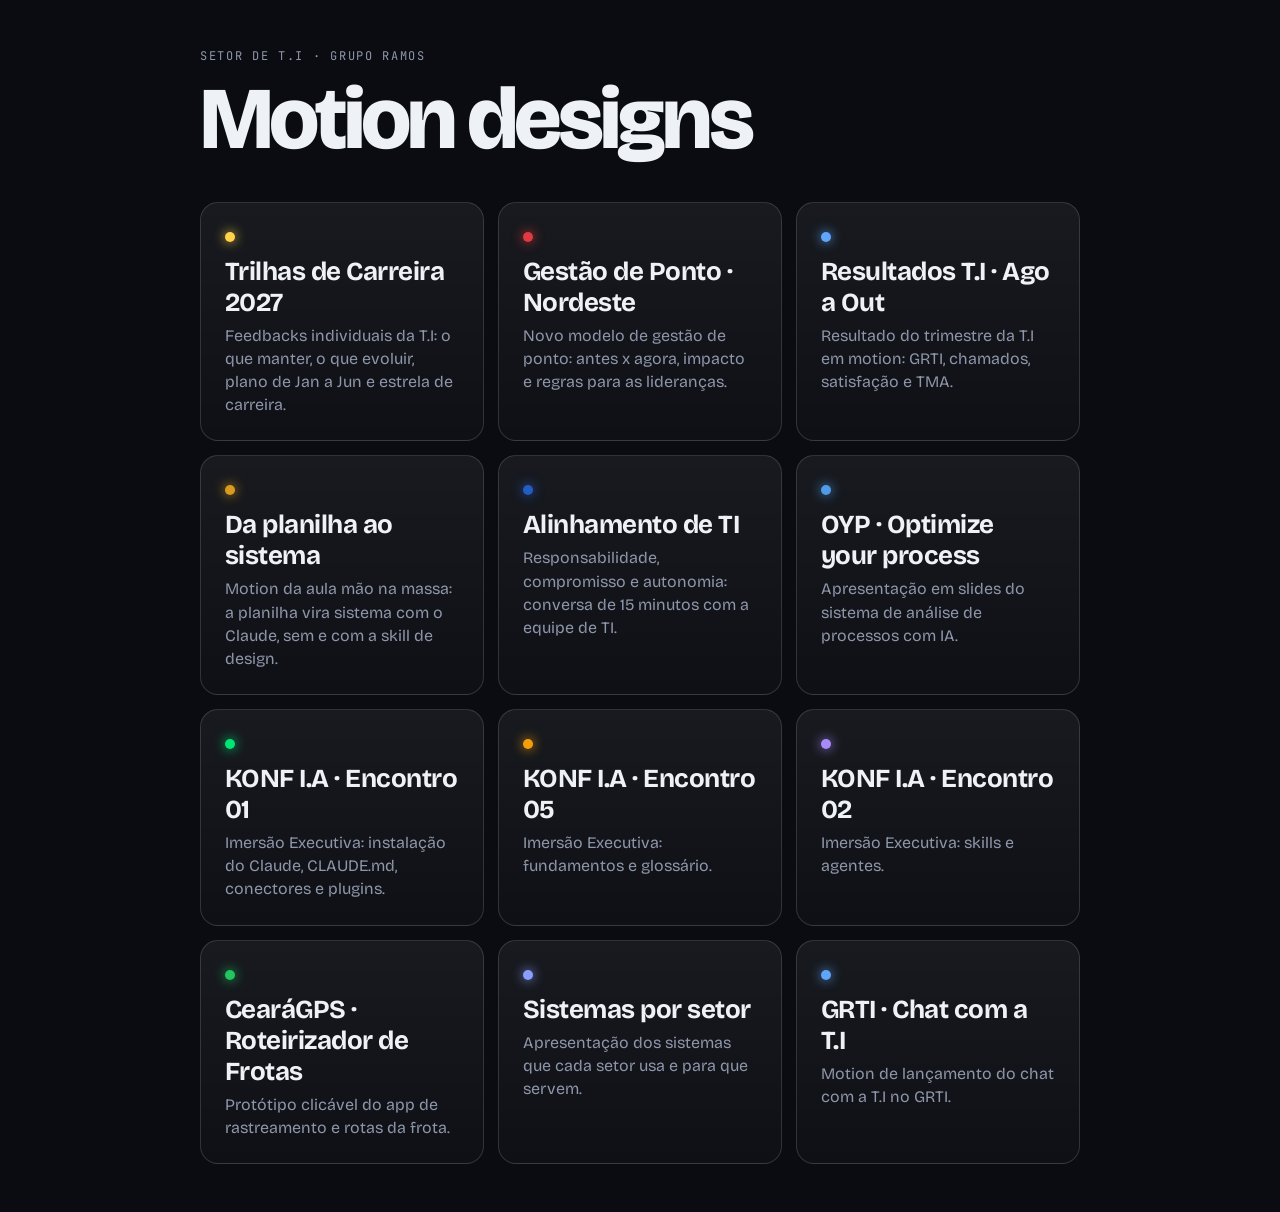
<file: index.html>
<!doctype html>
<html lang="pt-BR">
<head>
<meta charset="utf-8">
<meta name="viewport" content="width=device-width,initial-scale=1">
<title>Motion Designs</title>
<link rel="preconnect" href="https://fonts.googleapis.com">
<link href="https://fonts.googleapis.com/css2?family=Bricolage+Grotesque:opsz,wght@12..96,400;12..96,800&family=JetBrains+Mono:wght@400&display=swap" rel="stylesheet">
<style>
  :root{--bg:#0a0c11;--text:#eef1f6;--muted:#8e96aa;--line:rgba(255,255,255,.14)}
  *{box-sizing:border-box;margin:0;padding:0}
  body{min-height:100vh;background:var(--bg);color:var(--text);font-family:"Bricolage Grotesque",system-ui,sans-serif;
    display:grid;place-items:center;padding:48px 16px}
  main{width:min(880px,100%)}
  .k{font-family:"JetBrains Mono",monospace;font-size:12px;letter-spacing:.14em;text-transform:uppercase;color:var(--muted)}
  h1{font-size:clamp(44px,8vw,88px);font-weight:800;letter-spacing:-.045em;line-height:.95;margin:14px 0 40px}
  .grid{display:grid;grid-template-columns:repeat(auto-fit,minmax(260px,1fr));gap:14px}
  a{--c:#8b9dff;display:block;padding:24px;border-radius:18px;border:1px solid var(--line);color:inherit;text-decoration:none;
    background:linear-gradient(180deg,rgba(255,255,255,.06),rgba(255,255,255,.02));transition:border-color .2s,transform .2s}
  a:hover{border-color:var(--c);transform:translateY(-2px)}
  a b{display:block;font-size:26px;letter-spacing:-.02em;margin:10px 0 6px}
  a span{color:var(--muted);line-height:1.45}
  a i{display:inline-block;width:10px;height:10px;border-radius:50%;background:var(--c);box-shadow:0 0 12px var(--c)}
</style>
</head>
<body>
<main>
  <div class="k">Setor de T.I · Grupo Ramos</div>
  <h1>Motion designs</h1>
  <div class="grid">
    <a href="feedbacks-carreira/" style="--c:#ffd24a"><i></i><b>Trilhas de Carreira 2027</b><span>Feedbacks individuais da T.I: o que manter, o que evoluir, plano de Jan a Jun e estrela de carreira.</span></a>
    <a href="gestao-ponto/" style="--c:#e0393f"><i></i><b>Gestão de Ponto · Nordeste</b><span>Novo modelo de gestão de ponto: antes x agora, impacto e regras para as lideranças.</span></a>
    <a href="resultados-ti/" style="--c:#60a5fa"><i></i><b>Resultados T.I · Ago a Out</b><span>Resultado do trimestre da T.I em motion: GRTI, chamados, satisfação e TMA.</span></a>
    <a href="aula-planilha-sistema/" style="--c:#d99a1e"><i></i><b>Da planilha ao sistema</b><span>Motion da aula mão na massa: a planilha vira sistema com o Claude, sem e com a skill de design.</span></a>
    <a href="alinhamento-ti/" style="--c:#245dc1"><i></i><b>Alinhamento de TI</b><span>Responsabilidade, compromisso e autonomia: conversa de 15 minutos com a equipe de TI.</span></a>
    <a href="oyp-apresentacao/" style="--c:#4f9be8"><i></i><b>OYP · Optimize your process</b><span>Apresentação em slides do sistema de análise de processos com IA.</span></a>
    <a href="konfia-encontro-01/" style="--c:#00e676"><i></i><b>KONF I.A · Encontro 01</b><span>Imersão Executiva: instalação do Claude, CLAUDE.md, conectores e plugins.</span></a>
    <a href="konfia-encontro-05/" style="--c:#f59e0b"><i></i><b>KONF I.A · Encontro 05</b><span>Imersão Executiva: fundamentos e glossário.</span></a>
    <a href="konfia-encontro-02/" style="--c:#a78bfa"><i></i><b>KONF I.A · Encontro 02</b><span>Imersão Executiva: skills e agentes.</span></a>
    <a href="roteirizador-frotas/" style="--c:#22c55e"><i></i><b>CearáGPS · Roteirizador de Frotas</b><span>Protótipo clicável do app de rastreamento e rotas da frota.</span></a>
    <a href="treinamento-sistemas/" style="--c:#8b9dff"><i></i><b>Sistemas por setor</b><span>Apresentação dos sistemas que cada setor usa e para que servem.</span></a>
    <a href="grti-motion/" style="--c:#60a5fa"><i></i><b>GRTI · Chat com a T.I</b><span>Motion de lançamento do chat com a T.I no GRTI.</span></a>
  </div>
</main>
</body>
</html>
</file>
<file: base.css>
/* Base visual compartilhada: índice de cards e deck individual */
@property --accent { syntax: '<color>'; inherits: true; initial-value: #60a5fa; }
:root{--sp:1.6; --T:3600ms;
  --bg:#0a0c11; --bg2:#11141c;
  --panel:rgba(255,255,255,.035); --panel2:rgba(255,255,255,.06);
  --line:rgba(255,255,255,.07); --line2:rgba(255,255,255,.14);
  --text:#eef1f6; --muted:#8e96aa; --dim:#596076;
  --accent:#60a5fa; --gold:#ffd24a;
  --display:"Bricolage Grotesque", ui-sans-serif, system-ui, sans-serif;
  --mono:"JetBrains Mono", ui-monospace, Menlo, monospace;
  --ease:cubic-bezier(.2,.8,.2,1);
  transition:--accent 1s ease;
}
*{box-sizing:border-box;margin:0;padding:0}
html,body{height:100%;background:var(--bg);color:var(--text);font-family:var(--display);-webkit-font-smoothing:antialiased}
button{font:inherit;color:inherit}
a{color:inherit}

/* fundo: brilho, grade e curvas de nível */
.bg{position:fixed;inset:0;pointer-events:none;z-index:0;overflow:hidden}
.bg .glow{position:absolute;inset:-40%;
  background:
    radial-gradient(32% 30% at 68% 32%, color-mix(in oklab, var(--accent) 26%, transparent), transparent 70%),
    radial-gradient(26% 26% at 22% 78%, color-mix(in oklab, var(--accent) 12%, transparent), transparent 70%);
  animation:drift 26s ease-in-out infinite alternate}
.bg .grid{position:absolute;inset:0;
  background-image:linear-gradient(var(--line) 1px,transparent 1px),linear-gradient(90deg,var(--line) 1px,transparent 1px);
  background-size:56px 56px;
  -webkit-mask:radial-gradient(75% 70% at 50% 45%,#000 25%,transparent 80%);
          mask:radial-gradient(75% 70% at 50% 45%,#000 25%,transparent 80%);
  animation:pan 30s linear infinite}
.bg .topo{position:absolute;left:50%;top:50%;width:150vmax;height:150vmax;margin:-75vmax 0 0 -75vmax;animation:spin 180s linear infinite;
  -webkit-mask:radial-gradient(60% 60% at 62% 38%,#000 10%,transparent 70%);mask:radial-gradient(60% 60% at 62% 38%,#000 10%,transparent 70%)}
.bg .topo path{fill:none;stroke:color-mix(in oklab,var(--accent) 34%,transparent);stroke-width:1.4;vector-effect:non-scaling-stroke}
.bg .scan{position:absolute;left:0;right:0;height:30vh;top:-30vh;
  background:linear-gradient(transparent, color-mix(in oklab, var(--accent) 7%, transparent), transparent)}
.bg .scan.go{animation:scan 1.4s var(--ease)}
@keyframes drift{to{transform:translate(-7%,5%) rotate(7deg)}}
@keyframes pan{to{background-position:56px 56px}}
@keyframes scan{to{top:110vh}}
@keyframes spin{to{transform:rotate(360deg)}}

/* moldura superior */
.top{position:fixed;top:0;left:0;right:0;z-index:5;height:72px;display:flex;align-items:center;justify-content:space-between;gap:16px;padding:0 40px;
  font-family:var(--mono);font-size:12px;letter-spacing:.1em;text-transform:uppercase;color:var(--muted)}
.brand{display:flex;align-items:center;gap:12px}
.brand b{color:var(--text);font-weight:600}
.pulse-dot{width:8px;height:8px;border-radius:50%;background:var(--accent);animation:ping 2.2s infinite;flex:none}
@keyframes ping{0%{box-shadow:0 0 0 0 color-mix(in oklab,var(--accent) 70%,transparent)}100%{box-shadow:0 0 0 12px transparent}}
.back{display:inline-flex;align-items:center;gap:8px;padding:7px 12px 7px 9px;border-radius:10px;border:1px solid var(--line2);background:var(--panel);text-decoration:none;color:var(--text);transition:background .2s,border-color .2s}
.back:hover{background:var(--panel2);border-color:var(--accent)}
.back svg{width:14px;height:14px}

/* tipografia de apoio */
.kicker{font-family:var(--mono);font-size:13px;letter-spacing:.14em;text-transform:uppercase;color:var(--muted);display:flex;align-items:center;gap:12px}
.kicker i{width:28px;height:1px;background:var(--accent);flex:none}
.outline{color:transparent;-webkit-text-stroke:2px var(--accent)}
.acc{color:var(--accent)}
.chip{padding:8px 15px;border-radius:999px;border:1px solid var(--line2);background:var(--panel);font-size:clamp(13px,1vw,15px);display:inline-flex;align-items:center;gap:9px}
.chip i{width:7px;height:7px;border-radius:50%;background:var(--c,var(--accent));box-shadow:0 0 10px var(--c,var(--accent))}

/* entrada em cascata: tudo que está dentro de .on entra */
.a{opacity:0;transform:translateY(26px);filter:blur(8px);transition:opacity .4s,transform .4s,filter .4s}
.on .a{opacity:1;transform:none;filter:none;transition:opacity calc(.8s * var(--sp)) var(--ease),transform calc(1s * var(--sp)) var(--ease),filter calc(.8s * var(--sp)) var(--ease);transition-delay:calc((var(--d,0ms) * var(--sp)) + calc(250ms * var(--sp)))}
.line{display:block;overflow:hidden;padding-bottom:.06em}
.line>span{display:block;transform:translateY(110%);transition:transform .4s}
.on .line>span{transform:none;transition:transform calc(1.1s * var(--sp)) var(--ease) calc((var(--d,0ms) * var(--sp)) + calc(250ms * var(--sp)))}

@media (max-width:900px){ .top{padding:0 16px} }
@media (prefers-reduced-motion:reduce){
  *,*::before,*::after{animation-duration:.01ms!important;animation-iteration-count:1!important}
  .a{filter:none!important;transform:none!important}
}
</file>
